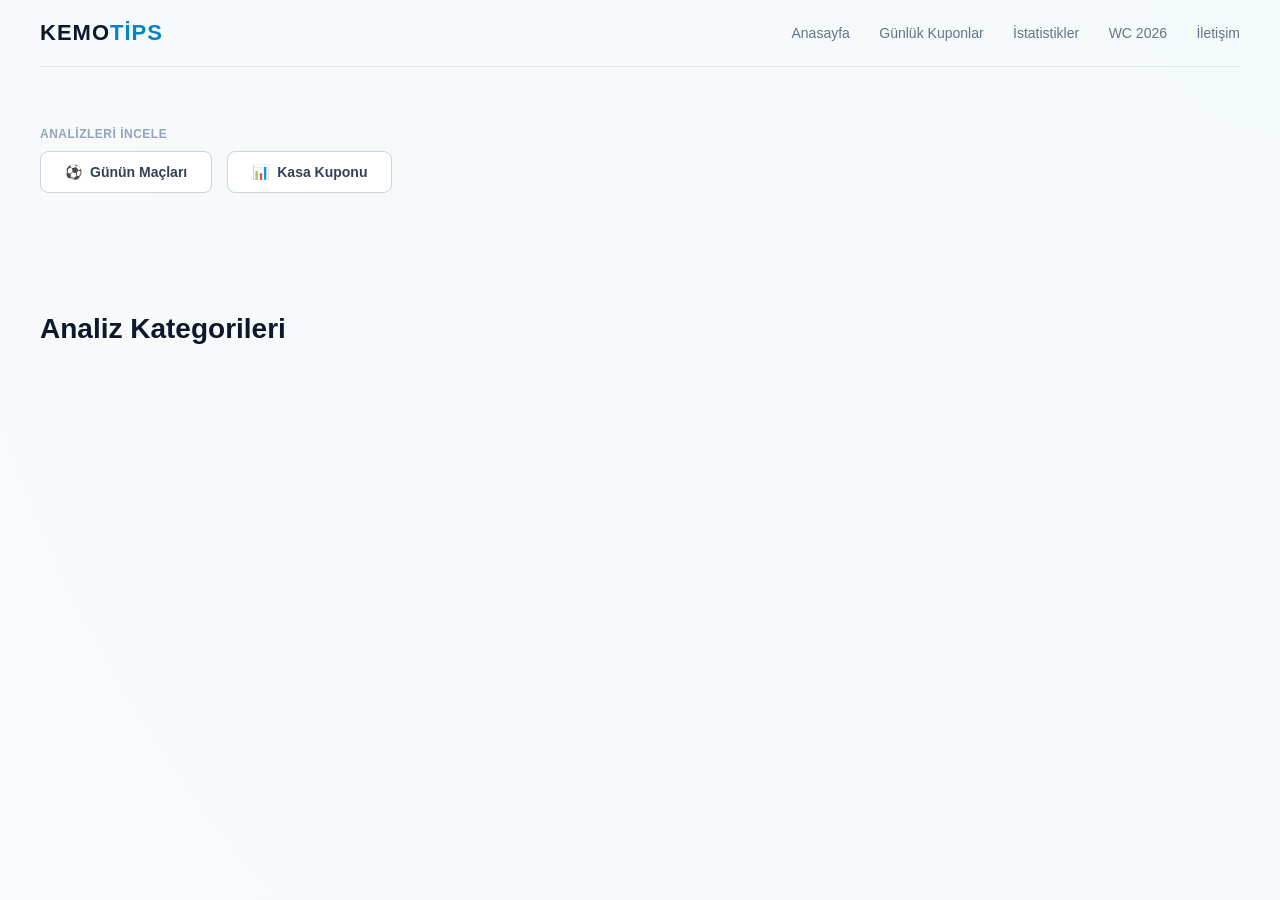
<file: index.html>
<!DOCTYPE html>
<html lang="tr">
<head>
    <meta charset="UTF-8">
    <meta name="viewport" content="width=device-width, initial-scale=1.0">
    <title>ProAnaliz - Yapay Zeka Destekli İddaa Tahminleri</title>
    <link rel="stylesheet" href="style.css">
</head>
<body>

    <header class="navbar">
        <div class="logo">KEMO<span>TİPS</span></div>
        <nav class="nav-links">
    <a href="index">Anasayfa</a>
    <a href="kuponlar">Günlük Kuponlar</a>
    <a href="stats">İstatistikler</a>
    <a href="wc26">WC 2026</a>
    <a href="iletisim">İletişim</a>
</nav>
    </header>

    <main class="hero-container">
        
        <div class="hero-left">
            <div class="cta-section">
                <span class="cta-title">Analizleri İncele</span>
                <div class="button-group">
                    <button class="btn btn-primary" onclick="window.location.href='kuponlar.html'">
                        <span class="icon">⚽</span> Günün Maçları
                    </button>
                    <button class="btn btn-secondary" onclick="window.location.href='kuponlar.html'">
                        <span class="icon">📊</span> Kasa Kuponu
                    </button>
                </div>
            </div>
        </div>

        <div class="hero-right">
            <div class="image-wrapper">
                
            </div>
        </div>

    </main>

    <section class="categories-section">
        <h2>Analiz Kategorileri</h2>
    </section>

</body>
</html>
</file>
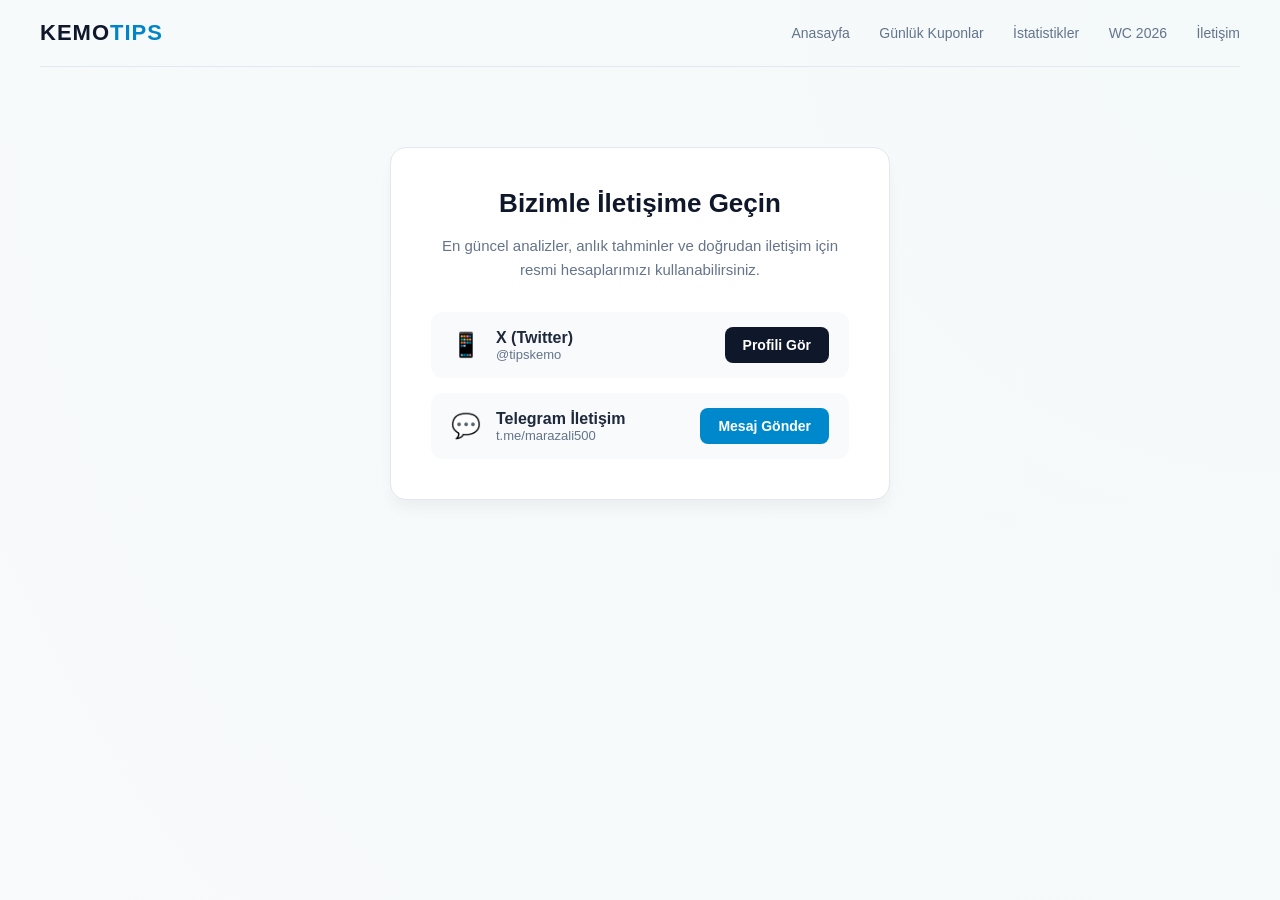
<file: iletisim.html>
<!DOCTYPE html>
<html lang="tr">
<head>
    <meta charset="UTF-8">
    <meta name="viewport" content="width=device-width, initial-scale=1.0">
    <title>İletişim - ProAnaliz</title>
    <link rel="stylesheet" href="style.css">
</head>
<body>

    <header class="navbar">
        <div class="logo">KEMO<span>TIPS</span></div>
        <nav class="nav-links">
    <a href="index">Anasayfa</a>
    <a href="kuponlar">Günlük Kuponlar</a>
    <a href="stats">İstatistikler</a>
    <a href="wc26">WC 2026</a>
    <a href="iletisim">İletişim</a>
</nav>
    </header>

    <main class="iletisim-container">
        <div class="iletisim-card">
            <h2>Bizimle İletişime Geçin</h2>
            <p>En güncel analizler, anlık tahminler ve doğrudan iletişim için resmi hesaplarımızı kullanabilirsiniz.</p>
            
            <div class="social-channels-wrapper">
                
                <div class="social-box">
                    <span class="social-icon">📱</span>
                    <div class="social-details">
                        <strong>X (Twitter)</strong>
                        <span>@tipskemo</span>
                    </div>
                    <a href="https://x.com/tipskemo" target="_blank" class="btn-social">Profili Gör</a>
                </div>

                <div class="social-box telegram-box">
                    <span class="social-icon">💬</span>
                    <div class="social-details">
                        <strong>Telegram İletişim</strong>
                        <span>t.me/marazali500</span>
                    </div>
                    <a href="https://t.me/marazali500" target="_blank" class="btn-social btn-telegram">Mesaj Gönder</a>
                </div>

            </div>
        </div>
    </main>

</body>
</html>
</file>
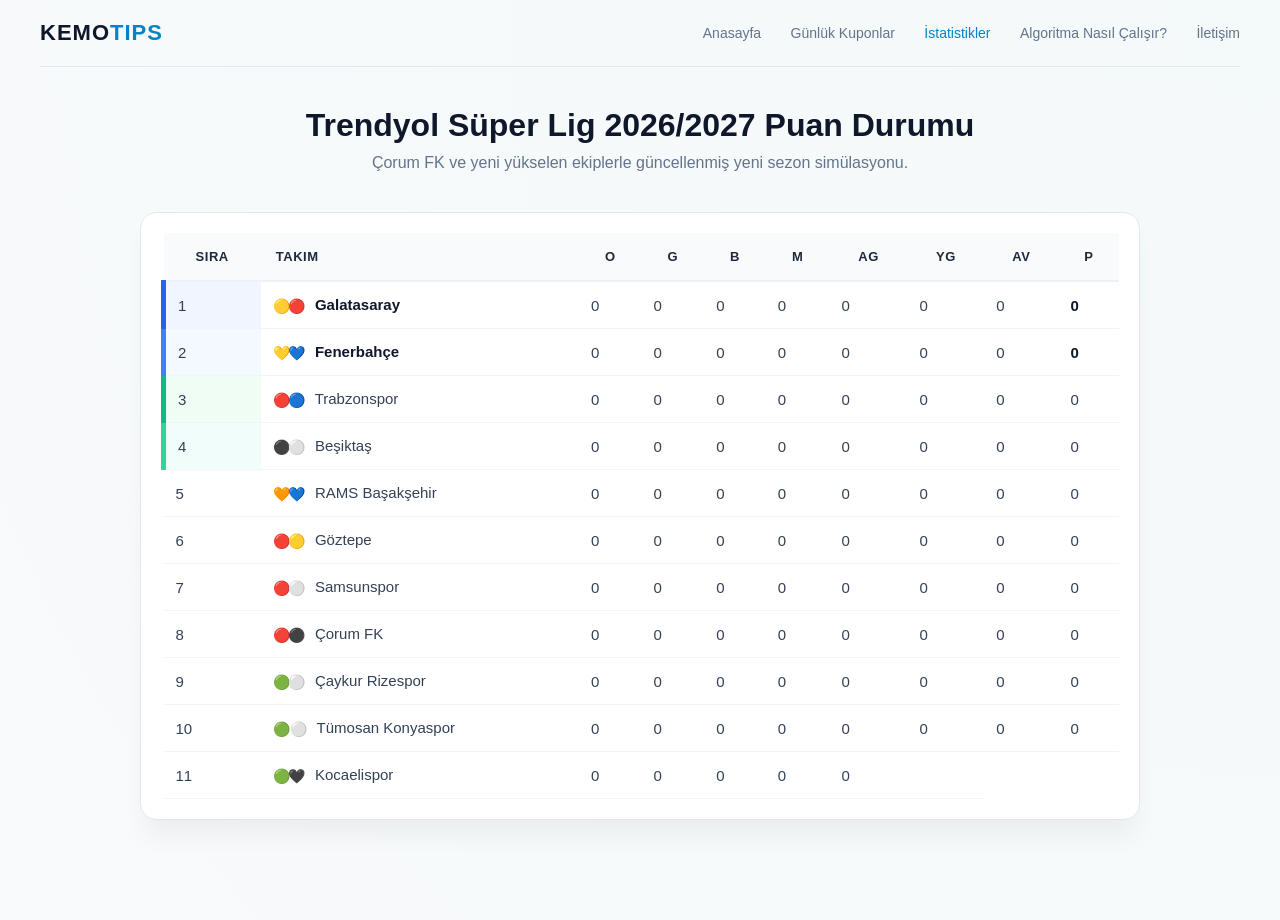
<file: istatistikler.html>
<!DOCTYPE html>
<html lang="tr">
<head>
    <meta charset="UTF-8">
    <meta name="viewport" content="width=device-width, initial-scale=1.0">
    <title>İstatistikler & Puan Durumu - KEMOTIPS</title>
    <link rel="stylesheet" href="style.css">
</head>
<body>

    <header class="navbar">
        <div class="logo">KEMO<span>TIPS</span></div>
        <nav class="nav-links">
            <a href="index.html">Anasayfa</a>
            <a href="kuponlar.html">Günlük Kuponlar</a>
            <a href="istatistikler.html" class="active">İstatistikler</a>
            <a href="#">Algoritma Nasıl Çalışır?</a>
            <a href="iletisim.html">İletişim</a>
        </nav>
    </header>

    <main class="istatistikler-container">
        <div class="page-title">
            <h2>Trendyol Süper Lig 2026/2027 Puan Durumu</h2>
            <p>Çorum FK ve yeni yükselen ekiplerle güncellenmiş yeni sezon simülasyonu.</p>
        </div>

        <div class="tablo-wrapper">
            <table class="puan-durumu-table">
                <thead>
                    <tr>
                        <th>Sıra</th>
                        <th class="text-left">Takım</th>
                        <th>O</th>
                        <th>G</th>
                        <th>B</th>
                        <th>M</th>
                        <th>AG</th>
                        <th>YG</th>
                        <th>AV</th>
                        <th>P</th>
                    </tr>
                </thead>
                <tbody>
                    <tr class="sampiyonlar-ligi">
                        <td>1</td>
                        <td class="text-left font-bold"><span class="team-logo">🟡🔴</span> Galatasaray</td>
                        <td>0</td><td>0</td><td>0</td><td>0</td><td>0</td><td>0</td><td>0</td><td class="font-bold">0</td>
                    </tr>
                    <tr class="sampiyonlar-ligi-elemeleri">
                        <td>2</td>
                        <td class="text-left font-bold"><span class="team-logo">💛💙</span> Fenerbahçe</td>
                        <td>0</td><td>0</td><td>0</td><td>0</td><td>0</td><td>0</td><td>0</td><td class="font-bold">0</td>
                    </tr>
                    <tr class="avrupa-ligi">
                        <td>3</td>
                        <td class="text-left"><span class="team-logo">🔴🔵</span> Trabzonspor</td>
                        <td>0</td><td>0</td><td>0</td><td>0</td><td>0</td><td>0</td><td>0</td><td>0</td>
                    </tr>
                    <tr class="konferans-ligi">
                        <td>4</td>
                        <td class="text-left"><span class="team-logo">⚫⚪</span> Beşiktaş</td>
                        <td>0</td><td>0</td><td>0</td><td>0</td><td>0</td><td>0</td><td>0</td><td>0</td>
                    </tr>
                    <tr>
                        <td>5</td>
                        <td class="text-left"><span class="team-logo">🧡💙</span> RAMS Başakşehir</td>
                        <td>0</td><td>0</td><td>0</td><td>0</td><td>0</td><td>0</td><td>0</td><td>0</td>
                    </tr>
                    <tr>
                        <td>6</td>
                        <td class="text-left"><span class="team-logo">🔴🟡</span> Göztepe</td>
                        <td>0</td><td>0</td><td>0</td><td>0</td><td>0</td><td>0</td><td>0</td><td>0</td>
                    </tr>
                    <tr>
                        <td>7</td>
                        <td class="text-left"><span class="team-logo">🔴⚪</span> Samsunspor</td>
                        <td>0</td><td>0</td><td>0</td><td>0</td><td>0</td><td>0</td><td>0</td><td>0</td>
                    </tr>
                    <tr>
                        <td>8</td>
                        <td class="text-left"><span class="team-logo">🔴⚫</span> Çorum FK</td>
                        <td>0</td><td>0</td><td>0</td><td>0</td><td>0</td><td>0</td><td>0</td><td>0</td>
                    </tr>
                    <tr>
                        <td>9</td>
                        <td class="text-left"><span class="team-logo">🟢⚪</span> Çaykur Rizespor</td>
                        <td>0</td><td>0</td><td>0</td><td>0</td><td>0</td><td>0</td><td>0</td><td>0</td>
                    </tr>
                    <tr>
                        <td>10</td>
                        <td class="text-left"><span class="team-logo">🟢 ⚪</span> Tümosan Konyaspor</td>
                        <td>0</td><td>0</td><td>0</td><td>0</td><td>0</td><td>0</td><td>0</td><td>0</td>
                    </tr>
                    <tr>
                        <td>11</td>
                        <td class="text-left"><span class="team-logo">🟢🖤</span> Kocaelispor</td>
                        <td>0</td><td>0</td><td>0</td><td>0</td><td>0</td><td>
</file>
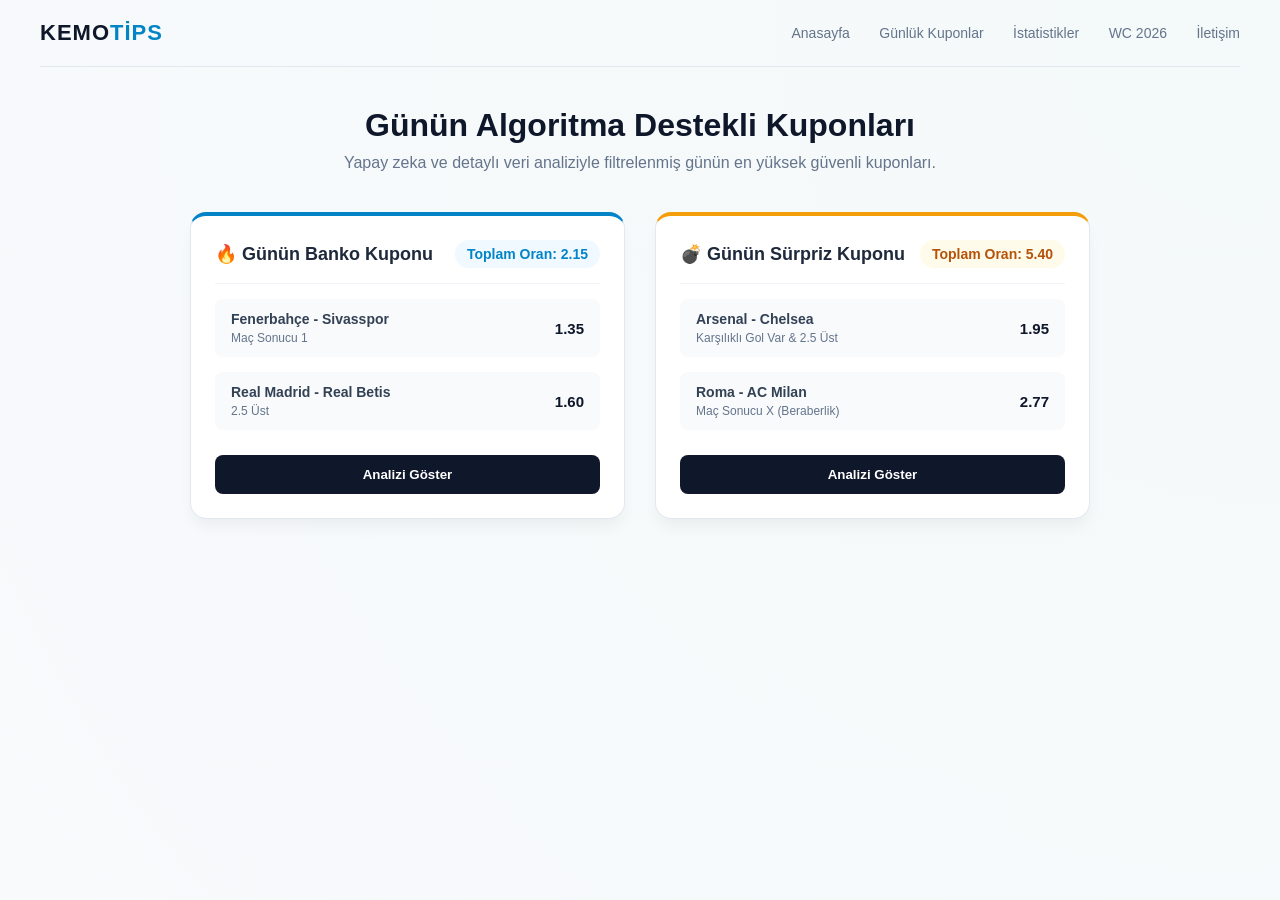
<file: kuponlar.html>
<!DOCTYPE html>
<html lang="tr">
<head>
    <meta charset="UTF-8">
    <meta name="viewport" content="width=device-width, initial-scale=1.0">
    <title>Günlük Kuponlar - ProAnaliz</title>
    <link rel="stylesheet" href="style.css">
</head>
<body>

    <header class="navbar">
        <div class="logo">KEMO<span>TİPS</span></div>
        <nav class="nav-links">
    <a href="index">Anasayfa</a>
    <a href="kuponlar">Günlük Kuponlar</a>
    <a href="stats">İstatistikler</a>
    <a href="wc26">WC 2026</a>
    <a href="iletisim">İletişim</a>
</nav>
    </header>

    <main class="kuponlar-container">
        <div class="page-title">
            <h2>Günün Algoritma Destekli Kuponları</h2>
            <p>Yapay zeka ve detaylı veri analiziyle filtrelenmiş günün en yüksek güvenli kuponları.</p>
        </div>

        <div class="kupon-grid">
            
            <div class="kupon-card banko">
                <div class="kupon-header">
                    <h3>🔥 Günün Banko Kuponu</h3>
                    <span class="oran-badge">Toplam Oran: 2.15</span>
                </div>
                <div class="mac-row">
                    <div class="mac-info">
                        <strong>Fenerbahçe - Sivasspor</strong>
                        <span>Maç Sonucu 1</span>
                    </div>
                    <span class="mac-oran">1.35</span>
                </div>
                <div class="mac-row">
                    <div class="mac-info">
                        <strong>Real Madrid - Real Betis</strong>
                        <span>2.5 Üst</span>
                    </div>
                    <span class="mac-oran">1.60</span>
                </div>
                <button class="btn-kupon">Analizi Göster</button>
            </div>

            <div class="kupon-card surpriz">
                <div class="kupon-header">
                    <h3>💣 Günün Sürpriz Kuponu</h3>
                    <span class="oran-badge">Toplam Oran: 5.40</span>
                </div>
                <div class="mac-row">
                    <div class="mac-info">
                        <strong>Arsenal - Chelsea</strong>
                        <span>Karşılıklı Gol Var & 2.5 Üst</span>
                    </div>
                    <span class="mac-oran">1.95</span>
                </div>
                <div class="mac-row">
                    <div class="mac-info">
                        <strong>Roma - AC Milan</strong>
                        <span>Maç Sonucu X (Beraberlik)</span>
                    </div>
                    <span class="mac-oran">2.77</span>
                </div>
                <button class="btn-kupon">Analizi Göster</button>
            </div>

        </div>
    </main>

</body>
</html>
</file>
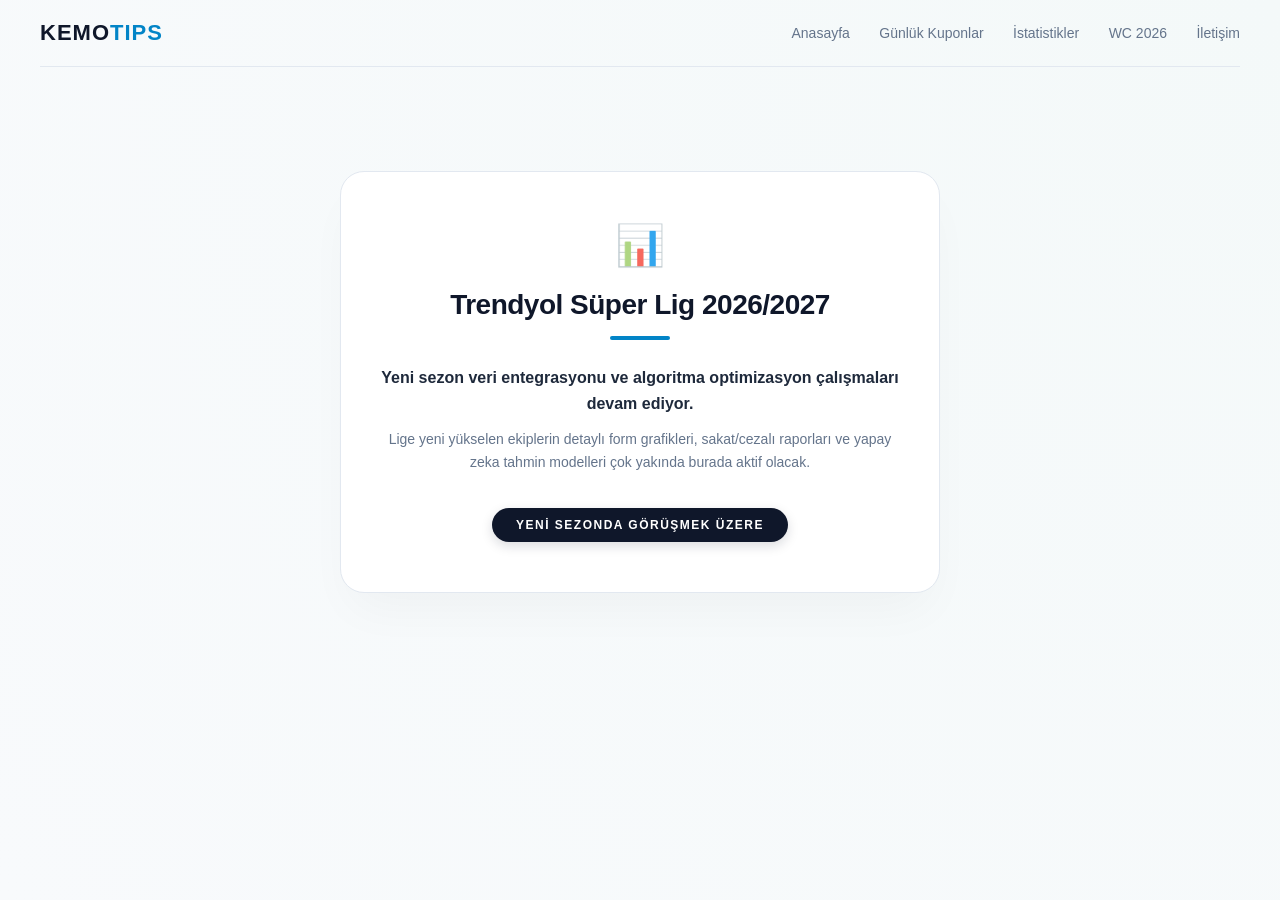
<file: stats.html>
<!DOCTYPE html>
<html lang="tr">
<head>
    <meta charset="UTF-8">
    <meta name="viewport" content="width=device-width, initial-scale=1.0">
    <title>İstatistikler - KEMOTIPS</title>
    <link rel="stylesheet" href="style.css">
</head>
<body>

    <header class="navbar">
        <div class="logo">KEMO<span>TIPS</span></div>
        <nav class="nav-links">
    <a href="index">Anasayfa</a>
    <a href="kuponlar">Günlük Kuponlar</a>
    <a href="stats">İstatistikler</a>
    <a href="wc26">WC 2026</a>
    <a href="iletisim">İletişim</a>
</nav>
    </header>

    <main class="stats-cooldown-container">
        <div class="cooldown-card">
            <div class="cooldown-icon">📊</div>
            <h2>Trendyol Süper Lig 2026/2027</h2>
            <div class="divider"></div>
            <p class="main-text">Yeni sezon veri entegrasyonu ve algoritma optimizasyon çalışmaları devam ediyor.</p>
            <p class="sub-text">Lige yeni yükselen ekiplerin detaylı form grafikleri, sakat/cezalı raporları ve yapay zeka tahmin modelleri çok yakında burada aktif olacak.</p>
            <div class="badge-next-season">YENİ SEZONDA GÖRÜŞMEK ÜZERE</div>
        </div>
    </main>

</body>
</html>
</file>
<file: style.css>
/* Genel Ayarlar */
* {
    box-sizing: border-box;
    margin: 0;
    padding: 0;
}

body {
    font-family: 'Segoe UI', Tahoma, Geneva, Verdana, sans-serif;
    /* Görseldeki o çok hafif, ferah açık gri/mavi arka plan */
    background: radial-gradient(circle at top right, #f4f9f9 0%, #f8fafc 100%);
    color: #1e293b;
    padding: 0 40px;
    min-height: 100vh;
}

/* Üst Menü Tasarımı */
.navbar {
    display: flex;
    justify-content: space-between;
    align-items: center;
    padding: 20px 0;
    border-bottom: 1px solid #e2e8f0;
}

.logo {
    font-size: 22px;
    font-weight: 800;
    color: #0f172a;
    letter-spacing: 1px;
}

.logo span {
    color: #0284c7; /* İddaa temasına uygun modern mavi/turkuaz tonu */
}

.nav-links a {
    text-decoration: none;
    color: #64748b;
    margin-left: 25px;
    font-size: 14px;
    font-weight: 500;
    transition: color 0.2s;
}

.nav-links a:hover, .nav-links a.active {
    color: #0284c7;
}

/* Ana Bölüm (Hero Grid) */
.hero-container {
    display: grid;
    grid-template-columns: 1.1fr 0.9fr;
    gap: 60px;
    align-items: center;
    margin-top: 60px;
}

/* Sol Taraf Metin Alanları */
.hero-left h1 {
    font-size: 44px;
    font-weight: 700;
    color: #0f172a;
    line-height: 1.2;
    margin-bottom: 25px;
}

.hero-left .description {
    font-size: 16px;
    color: #64748b;
    line-height: 1.6;
    margin-bottom: 40px;
    max-width: 540px;
}

/* Buton Alanı */
.cta-section {
    display: flex;
    flex-direction: column;
    gap: 10px;
}

.cta-title {
    font-size: 12px;
    font-weight: 600;
    color: #94a3b8;
    text-transform: uppercase;
    letter-spacing: 0.5px;
}

.button-group {
    display: flex;
    gap: 15px;
}

.btn {
    padding: 12px 24px;
    border-radius: 8px;
    font-size: 14px;
    font-weight: 600;
    cursor: pointer;
    display: flex;
    align-items: center;
    gap: 8px;
    transition: all 0.2s;
    border: 1px solid #cbd5e1;
    background: white;
    color: #334155;
}

.btn-primary {
    background: white;
    border-color: #cbd5e1;
}

.btn-primary:hover, .btn-secondary:hover {
    border-color: #0284c7;
    color: #0284c7;
    background: #f0f9ff;
}

/* Sağ Taraf Görsel Alanı (Birebir Tasarım) */
.hero-right .image-wrapper {
    position: relative;
    width: 100%;
}

.hero-right img {
    width: 100%;
    height: 450px;
    object-fit: cover;
    border-radius: 24px; /* Görseldeki o yumuşak yuvarlatılmış köşeler */
    box-shadow: 0 20px 25px -5px rgba(0,0,0,0.05), 0 10px 10px -5px rgba(0,0,0,0.03);
}

/* Sağ Alttaki Küçük Yüzen Kart */
.floating-card {
    position: absolute;
    bottom: -20px;
    left: -20px;
    background: white;
    padding: 15px 20px;
    border-radius: 12px;
    max-width: 280px;
    box-shadow: 0 10px 15px -3px rgba(0,0,0,0.1);
    border-left: 4px solid #0284c7; /* Sol taraftaki renkli çizgi */
}

.floating-card .badge {
    font-size: 10px;
    font-weight: 700;
    color: #0284c7;
    letter-spacing: 0.5px;
    display: block;
    margin-bottom: 5px;
}

.floating-card p {
    font-size: 12px;
    color: #334155;
    line-height: 1.4;
    font-weight: 500;
}

/* Alt Başlık */
.categories-section {
    margin-top: 80px;
    padding-top: 40px;
}

.categories-section h2 {
    font-size: 28px;
    color: #0f172a;
}/* --- KUPONLAR SAYFASI ÖZEL TASARIMI --- */
.kuponlar-container {
    margin-top: 40px;
    padding-bottom: 60px;
}

.page-title {
    text-align: center;
    margin-bottom: 40px;
}

.page-title h2 {
    font-size: 32px;
    color: #0f172a;
    margin-bottom: 10px;
}

.page-title p {
    color: #64748b;
    font-size: 16px;
}

.kupon-grid {
    display: grid;
    grid-template-columns: repeat(auto-fit, minmax(320px, 1fr));
    gap: 30px;
    max-width: 900px;
    margin: 0 auto;
}

.kupon-card {
    background: white;
    border-radius: 16px;
    padding: 24px;
    box-shadow: 0 10px 15px -3px rgba(0,0,0,0.05);
    border: 1px solid #e2e8f0;
    display: flex;
    flex-direction: column;
    gap: 15px;
}

/* Banko ve Sürpriz için üst çizgi renkleri */
.kupon-card.banko { border-top: 4px solid #0284c7; }
.kupon-card.surpriz { border-top: 4px solid #f59e0b; }

.kupon-header {
    display: flex;
    justify-content: space-between;
    align-items: center;
    border-bottom: 1px solid #f1f5f9;
    padding-bottom: 15px;
}

.kupon-header h3 {
    font-size: 18px;
    color: #1e293b;
}

.oran-badge {
    background: #f0f9ff;
    color: #0284c7;
    padding: 6px 12px;
    border-radius: 20px;
    font-weight: 700;
    font-size: 14px;
}

.kupon-card.surpriz .oran-badge {
    background: #fffbeb;
    color: #b45309;
}

.mac-row {
    display: flex;
    justify-content: space-between;
    align-items: center;
    background: #f8fafc;
    padding: 12px 16px;
    border-radius: 8px;
}

.mac-info {
    display: flex;
    flex-direction: column;
    gap: 4px;
}

.mac-info strong {
    font-size: 14px;
    color: #334155;
}

.mac-info span {
    font-size: 12px;
    color: #64748b;
}

.mac-oran {
    font-weight: 700;
    color: #0f172a;
    font-size: 15px;
}

.btn-kupon {
    background: #0f172a;
    color: white;
    border: none;
    padding: 12px;
    border-radius: 8px;
    font-weight: 600;
    cursor: pointer;
    transition: background 0.2s;
    text-align: center;
    margin-top: 10px;
}

.btn-kupon:hover {
    background: #0284c7;
}
/* --- İLETİŞİM SAYFASI ÖZEL TASARIMI --- */
.iletisim-container {
    display: flex;
    justify-content: center;
    align-items: center;
    margin-top: 80px;
    padding-bottom: 60px;
}

.iletisim-card {
    background: white;
    border-radius: 16px;
    padding: 40px;
    max-width: 500px;
    width: 100%;
    text-align: center;
    box-shadow: 0 10px 15px -3px rgba(0,0,0,0.05);
    border: 1px solid #e2e8f0;
}

.iletisim-card h2 {
    font-size: 26px;
    color: #0f172a;
    margin-bottom: 15px;
}

.iletisim-card p {
    color: #64748b;
    font-size: 15px;
    line-height: 1.6;
    margin-bottom: 30px;
}

.social-box {
    display: flex;
    align-items: center;
    background: #f8fafc;
    padding: 15px 20px;
    border-radius: 12px;
    border: 1px solid #origin #e2e8f0;
    text-align: left;
}

.social-icon {
    font-size: 24px;
    margin-right: 15px;
}

.social-details {
    flex-grow: 1;
    display: flex;
    flex-direction: column;
}

.social-details strong {
    font-size: 16px;
    color: #1e293b;
}

.social-details span {
    font-size: 13px;
    color: #64748b;
}

.btn-social {
    background: #0f172a;
    color: white;
    text-decoration: none;
    padding: 10px 18px;
    border-radius: 8px;
    font-size: 14px;
    font-weight: 600;
    transition: background 0.2s;
}

.btn-social:hover {
    background: #0284c7;
}
/* İletişim İki Kutu Düzeni */
.social-channels-wrapper {
    display: flex;
    flex-direction: column;
    gap: 15px; /* İki kutu arasındaki boşluk */
}

/* Telegram Buton Özelleştirmesi */
.btn-telegram {
    background: #0088cc !important; /* Telegram Mavisi */
}

.btn-telegram:hover {
    background: #0077b3 !important;
}
/* Takım Minimal Logoları */
.team-logo {
    display: inline-block;
    font-size: 14px;
    margin-right: 8px; /* Yazıyla logo arasındaki şık boşluk */
    letter-spacing: -2px; /* Renklerin birbirine yapışık, modern durması için */
    vertical-align: middle;
}
/* --- Gelişmiş Premium Tablo Stili --- */
.istatistikler-container {
    margin-top: 40px;
    padding: 0 40px 60px 40px;
}

.tablo-wrapper {
    max-width: 1000px;
    margin: 40px auto;
    background: #ffffff;
    border-radius: 16px;
    padding: 10px;
    box-shadow: 0 20px 25px -5px rgba(0, 0, 0, 0.05), 0 10px 10px -5px rgba(0, 0, 0, 0.02);
    border: 1px solid #e2e8f0;
}

.puan-durumu-table {
    width: 100%;
    border-collapse: collapse;
    font-size: 15px;
    color: #334155;
}

/* Tablo Başlık Alanı Genişletildi */
.puan-durumu-table th {
    background: #f8fafc;
    color: #1e293b;
    font-weight: 700;
    padding: 16px 15px;
    border-bottom: 2px solid #edf2f7;
    text-transform: uppercase;
    font-size: 13px;
    letter-spacing: 0.5px;
}

/* Satırların Arasındaki Çizgiler ve Boşluklar */
.puan-durumu-table td {
    padding: 16px 15px;
    border-bottom: 1px solid #f1f5f9;
    transition: background 0.15s ease;
}

.text-left { text-align: left; }
.font-bold { font-weight: 700; color: #0f172a !important; }

/* Satırın Üzerine Gelince Şık Parlama */
.puan-durumu-table tbody tr:hover {
    background-color: #f1f5f9 !important;
}

/* Çorum FK satırına özel hafif gri vurgu */
.corum-row {
    background-color: #fafafa;
}

/* Sol Taraftaki Çizgi Renkleri */
.sampiyonlar-ligi td:first-child { border-left: 5px solid #2563eb; background: #f0f5ff; }
.sampiyonlar-ligi-elemeleri td:first-child { border-left: 5px solid #3b82f6; background: #f4f8ff; }
.avrupa-ligi td:first-child { border-left: 5px solid #10b981; background: #f0fdf4; }
.konferans-ligi td:first-child { border-left: 5px solid #34d399; background: #f0fdfa; }

/* Küme düşme alanı arka planı da hafif kırmızımsı */
.kume-dusme td:first-child { border-left: 5px solid #ef4444; background: #fef2f2; }
/* --- Tablo Alanı Kesilme Düzeltmesi --- */
.tablo-wrapper {
    max-width: 1000px;
    margin: 40px auto;
    background: #ffffff;
    border-radius: 16px;
    padding: 20px;
    box-shadow: 0 20px 25px -5px rgba(0, 0, 0, 0.05);
    border: 1px solid #e2e8f0;
    
    /* İŞTE SİHİRLİ DOKUNUŞLAR BURASI */
    overflow: visible !important;    /* İçeriğin kesilmesini engeller */
    height: auto !important;        /* Kartın yüksekliğini takımlara göre otomatik uzatır */
    max-height: none !important;    /* Herhangi bir sınır varsa iptal eder */
}

.puan-durumu-table {
    width: 100%;
    border-collapse: collapse;
    font-size: 15px;
    color: #334155;
    table-layout: auto !important; /* Hücrelerin sıkışmasını önler */
}

/* Satırların yüksekliğini biraz daha dengeli yapalım */
.puan-durumu-table td {
    padding: 14px 12px !important;
    border-bottom: 1px solid #f1f5f9;
}
/* --- İSTATİSTİKLER SEZON ARASI ÖZEL TASARIMI --- */
.stats-cooldown-container {
    display: flex;
    justify-content: center;
    align-items: center;
    min-height: 70vh;
    padding: 20px;
}

.cooldown-card {
    background: #ffffff;
    border-radius: 24px;
    padding: 50px 40px;
    max-width: 600px;
    width: 100%;
    text-align: center;
    box-shadow: 0 25px 50px -12px rgba(0, 0, 0, 0.04);
    border: 1px solid #e2e8f0;
}

.cooldown-icon {
    font-size: 40px;
    margin-bottom: 20px;
    opacity: 0.8;
}

.cooldown-card h2 {
    font-size: 28px;
    color: #0f172a;
    font-weight: 800;
    letter-spacing: -0.5px;
    margin-bottom: 15px;
}

.cooldown-card .divider {
    width: 60px;
    height: 4px;
    background: #0284c7; /* Şık bir mavi çizgi */
    margin: 0 auto 25px auto;
    border-radius: 2px;
}

.main-text {
    color: #1e293b;
    font-size: 16px;
    font-weight: 600;
    line-height: 1.6;
    margin-bottom: 12px;
}

.sub-text {
    color: #64748b;
    font-size: 14px;
    line-height: 1.6;
    margin-bottom: 35px;
}

.badge-next-season {
    display: inline-block;
    background: #0f172a;
    color: #ffffff;
    font-size: 12px;
    font-weight: 700;
    letter-spacing: 1.5px;
    padding: 10px 24px;
    border-radius: 100px;
    box-shadow: 0 4px 12px rgba(15, 23, 42, 0.15);
}
/* --- WORLD CUP 2026 SAYFASI ÖZEL TASARIMI --- */
.wc-container {
    margin-top: 40px;
    padding: 0 20px 60px 20px;
}

/* İşte Kaydırmayı Sağlayan Sihirli Alan */
.groups-scrollbar-container {
    display: flex;
    gap: 20px;
    max-width: 1200px;
    margin: 40px auto;
    padding: 10px 10px 25px 10px;
    
    /* Yatayda kaydırmayı aktif eden kodlar */
    overflow-x: auto;
    scroll-snap-type: x mandatory;
    -webkit-overflow-scrolling: touch; /* Mobilde yağ gibi akması için */
}

/* Şık İnce Scrollbar Tasarımı (Windows için görünüm düzeltsin) */
.groups-scrollbar-container::-webkit-scrollbar {
    height: 8px;
}
.groups-scrollbar-container::-webkit-scrollbar-track {
    background: #f1f5f9;
    border-radius: 10px;
}
.groups-scrollbar-container::-webkit-scrollbar-thumb {
    background: #cbd5e1;
    border-radius: 10px;
}
.groups-scrollbar-container::-webkit-scrollbar-thumb:hover {
    background: #94a3b8;
}

/* Grup Kartları */
.group-card {
    flex: 0 0 280px; /* Kartların genişliği sabit kalsın, küçülmesin */
    scroll-snap-align: start;
    background: #ffffff;
    border-radius: 18px;
    border: 1px solid #e2e8f0;
    box-shadow: 0 10px 15px -3px rgba(0,0,0,0.03);
    overflow: hidden;
}

.group-header {
    background: #0f172a; /* Dünya Kupasına yakışan asil koyu lacivert */
    color: #ffffff;
    padding: 12px;
    font-weight: 700;
    font-size: 14px;
    letter-spacing: 1px;
    text-align: center;
}

.group-teams {
    padding: 15px;
}

.group-team-row {
    display: flex;
    justify-content: space-between;
    align-items: center;
    padding: 12px 5px;
    font-size: 15px;
    border-bottom: 1px solid #f1f5f9;
    color: #334155;
}

.group-team-row:last-child {
    border-bottom: none;
}

.group-team-row span {
    font-weight: 500;
}

.group-team-row strong {
    color: #64748b;
    font-size: 13px;
}
/* --- DÜNYA KUPASI GÜNCEL EXTRA STİLLER --- */

/* Türkiye'nin grubunu hafifçe parlatıp öne çıkaralım */
.highlighted-group {
    border: 1px solid #ef4444 !important;
    box-shadow: 0 10px 20px rgba(239, 68, 68, 0.08) !important;
}
.font-bold-team {
    font-weight: 700;
    color: #ef4444 !important;
}

/* Fikstür Kaydırma Kutusu */
.fixtures-scrollbar-container {
    display: flex;
    gap: 15px;
    max-width: 1200px;
    margin: 25px auto;
    padding: 10px 10px 20px 10px;
    overflow-x: auto;
    scroll-snap-type: x mandatory;
    -webkit-overflow-scrolling: touch;
}

/* Fikstür Kartı */
.fixture-card {
    flex: 0 0 310px;
    scroll-snap-align: start;
    background: #ffffff;
    border-radius: 16px;
    border: 1px solid #e2e8f0;
    padding: 20px;
    text-align: center;
    box-shadow: 0 4px 6px -1px rgba(0,0,0,0.01);
    position: relative;
}

/* Rozetler */
.match-badge {
    display: inline-block;
    font-size: 11px;
    font-weight: 700;
    padding: 4px 12px;
    border-radius: 100px;
    margin-bottom: 15px;
    letter-spacing: 0.5px;
}
.match-opening {
    border: 1px solid #10b981;
}
.match-opening .match-badge {
    background: #e6f4ea;
    color: #10b981;
}
.match-turkey {
    border: 1px solid #ef4444;
    background: #fffbfa;
}
.red-badge {
    background: #fef2f2;
    color: #ef4444;
}
.grey-badge {
    background: #f1f5f9;
    color: #475569;
}

/* Takımlar Alanı */
.match-teams {
    display: flex;
    justify-content: center;
    align-items: center;
    gap: 10px;
    margin-bottom: 12px;
}
.m-team {
    font-size: 15px;
    font-weight: 600;
    color: #1e293b;
}
.m-vs {
    font-size: 12px;
    color: #94a3b8;
    font-weight: 700;
    text-transform: uppercase;
}

/* Saat/Tarih Bilgisi */
.match-info {
    font-size: 13px;
    color: #64748b;
}
/* --- Profesyonel SVG Bayrak Düzenlemeleri --- */
.mr-2 {
    margin-right: 8px;
}

.group-team-row .fi {
    border-radius: 4px; /* Bayrak köşelerini hafif yuvarlar */
    box-shadow: 0 1px 3px rgba(0,0,0,0.1);
    vertical-align: middle;
    display: inline-block;
    width: 20px;
    height: 15px;
}

/* Fikstür Kartlarının İçindeki Bayrak Boyutları */
.match-teams .fi {
    width: 24px;
    height: 18px;
    border-radius: 3px;
    box-shadow: 0 1px 2px rgba(0,0,0,0.1);
    display: inline-block;
    vertical-align: middle;
    margin-right: 5px;
}

.m-team {
    display: inline-flex;
    align-items: center;
    gap: 6px;
}
/* ==========================================================================
   📱 KEMOTIPS MOBIL UYUMLULUK (MEDIA QUERY)
   ========================================================================== */

@media (max-width: 768px) {
    
    /* 1. Üst Menü (Navbar) Mobil Düzeni */
    .navbar {
        flex-direction: column; /* Logo ve menüyü alt alta al */
        gap: 15px;
        padding: 15px 10px;
        text-align: center;
    }
    
    .nav-links {
        display: flex;
        flex-wrap: wrap; /* Linkler sığmazsa alt satıra geçsin */
        justify-content: center;
        gap: 10px 15px;
        font-size: 13px; /* Mobilde yazıları hafif küçült */
    }

    /* 2. Ana Sayfa (Hero Bölümü) Mobil Düzeni */
    .hero-container {
        flex-direction: column-reverse; /* Mobilde önce resmi, sonra butonları göster */
        margin-top: 20px;
        padding: 0 20px;
        gap: 30px;
    }

    .hero-left, .hero-right {
        width: 100% !important; /* İki tarafı da tam genişlik yap */
        text-align: center;
    }

    .button-group {
        flex-direction: column; /* Butonları alt alta diz */
        width: 100%;
    }

    .btn {
        width: 100%; /* Butonlar ekranı kaplasın, basması kolay olsun */
        justify-content: center;
    }

    .image-wrapper img {
        max-height: 250px; /* Mobilde devasa resmi biraz törpüle */
        object-fit: cover;
    }

    /* 3. Günlük Kuponlar Sayfası Mobil Düzeni */
    .kuponlar-container {
        padding: 0 15px 40px 15px;
    }

    .kupon-grid {
        grid-template-columns: 1fr !important; /* Kupon kartlarını yan yana değil tekli alt alta diz */
        gap: 20px;
    }

    .kupon-card {
        padding: 20px 15px; /* İç boşlukları daralt ki ekrana sığsın */
    }

    /* 4. Dünya Kupası (WC 2026) Sayfası Mobil Düzeni */
    .wc-container {
        padding: 0 10px 40px 10px;
    }
    
    .groups-scrollbar-container, .fixtures-scrollbar-container {
        margin: 20px 0;
        padding-left: 10px; /* Kenardan hafif taşma hissi ver ki kaydırılacağı anlaşılsın */
    }

    .group-card {
        flex: 0 0 250px; /* Mobilde kartları biraz daha daraltarak ekrana sığdır */
    }

    .fixture-card {
        flex: 0 0 280px;
    }

    /* 5. İletişim Sayfası Mobil Düzeni */
    .iletisim-container {
        padding: 0 15px;
        margin-top: 40px;
    }

    .iletisim-card {
        padding: 30px 20px;
    }

    .social-box {
        flex-direction: column; /* X ve Telegram kutularındaki butonları alt alta al */
        text-align: center;
        gap: 15px;
    }

    .social-details {
        margin-bottom: 5px;
    }

    .btn-social {
        width: 100%;
        text-align: center;
    }
}
</file>
